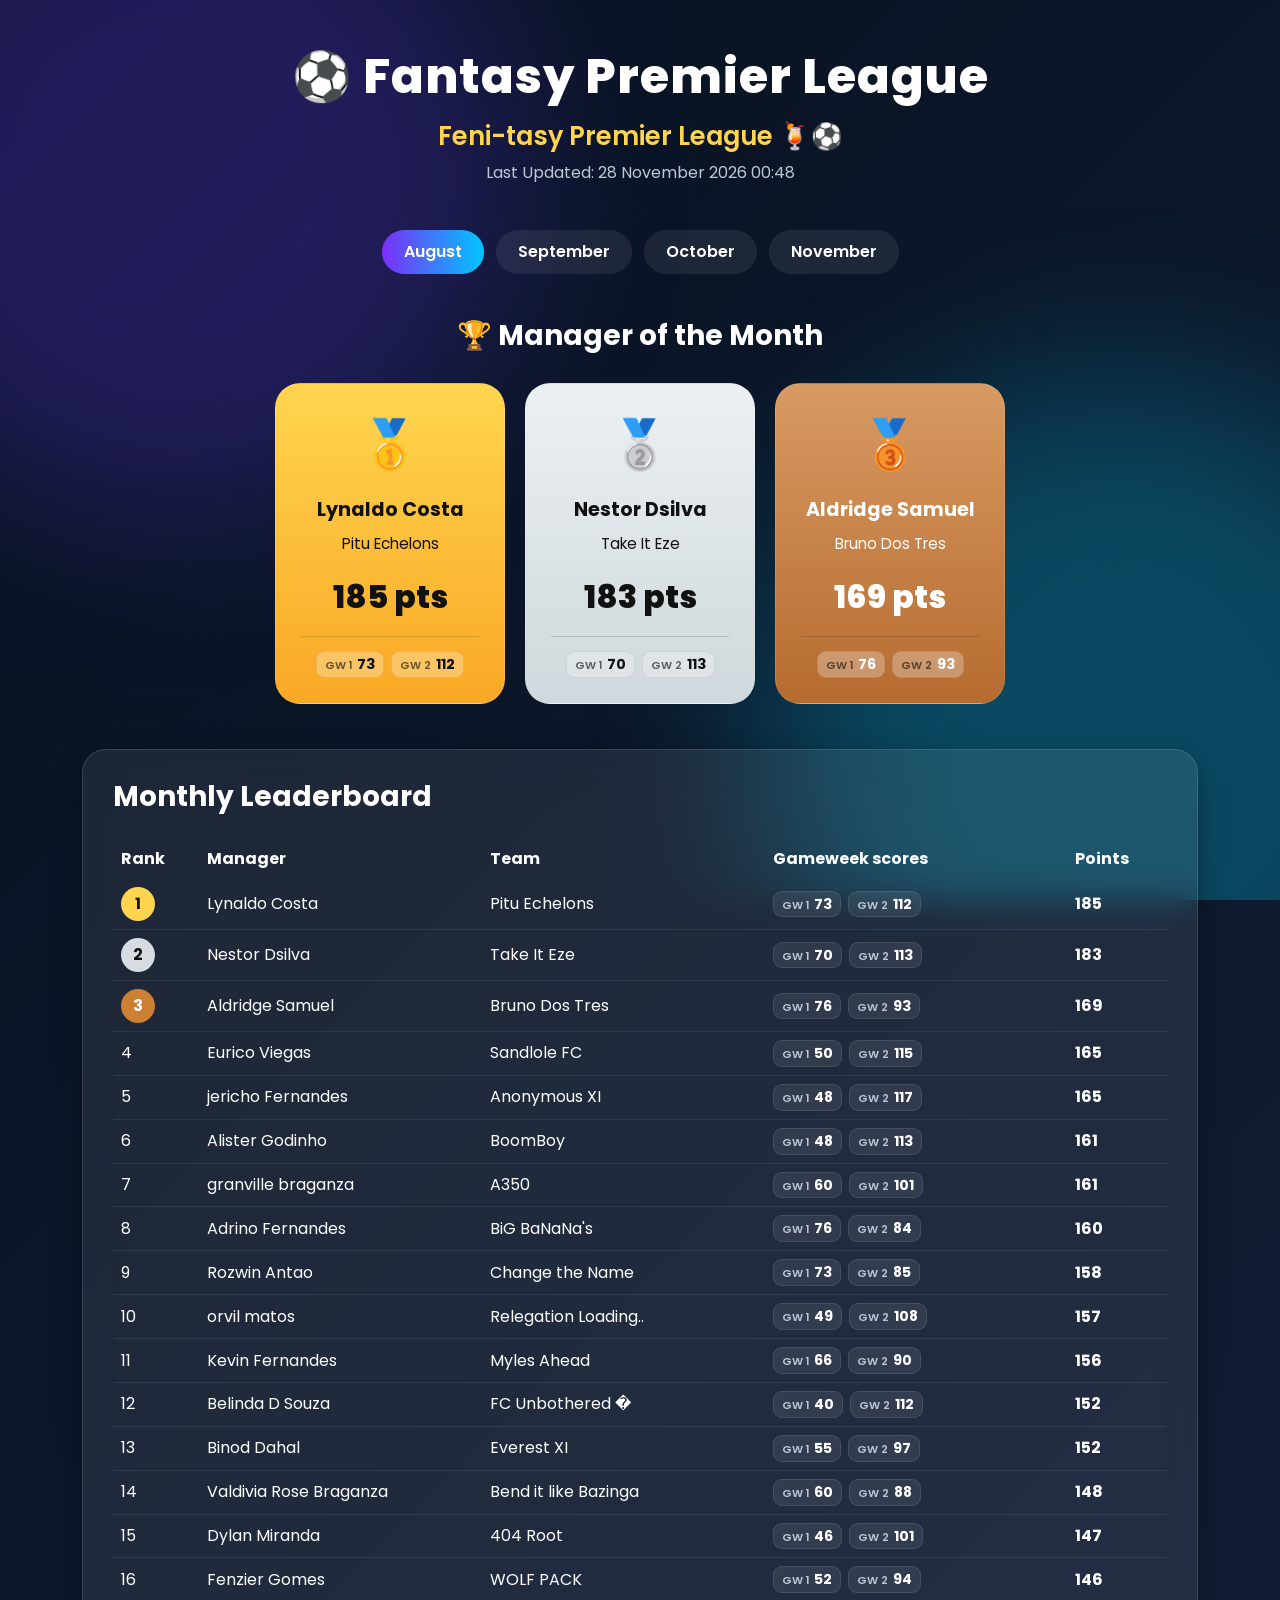
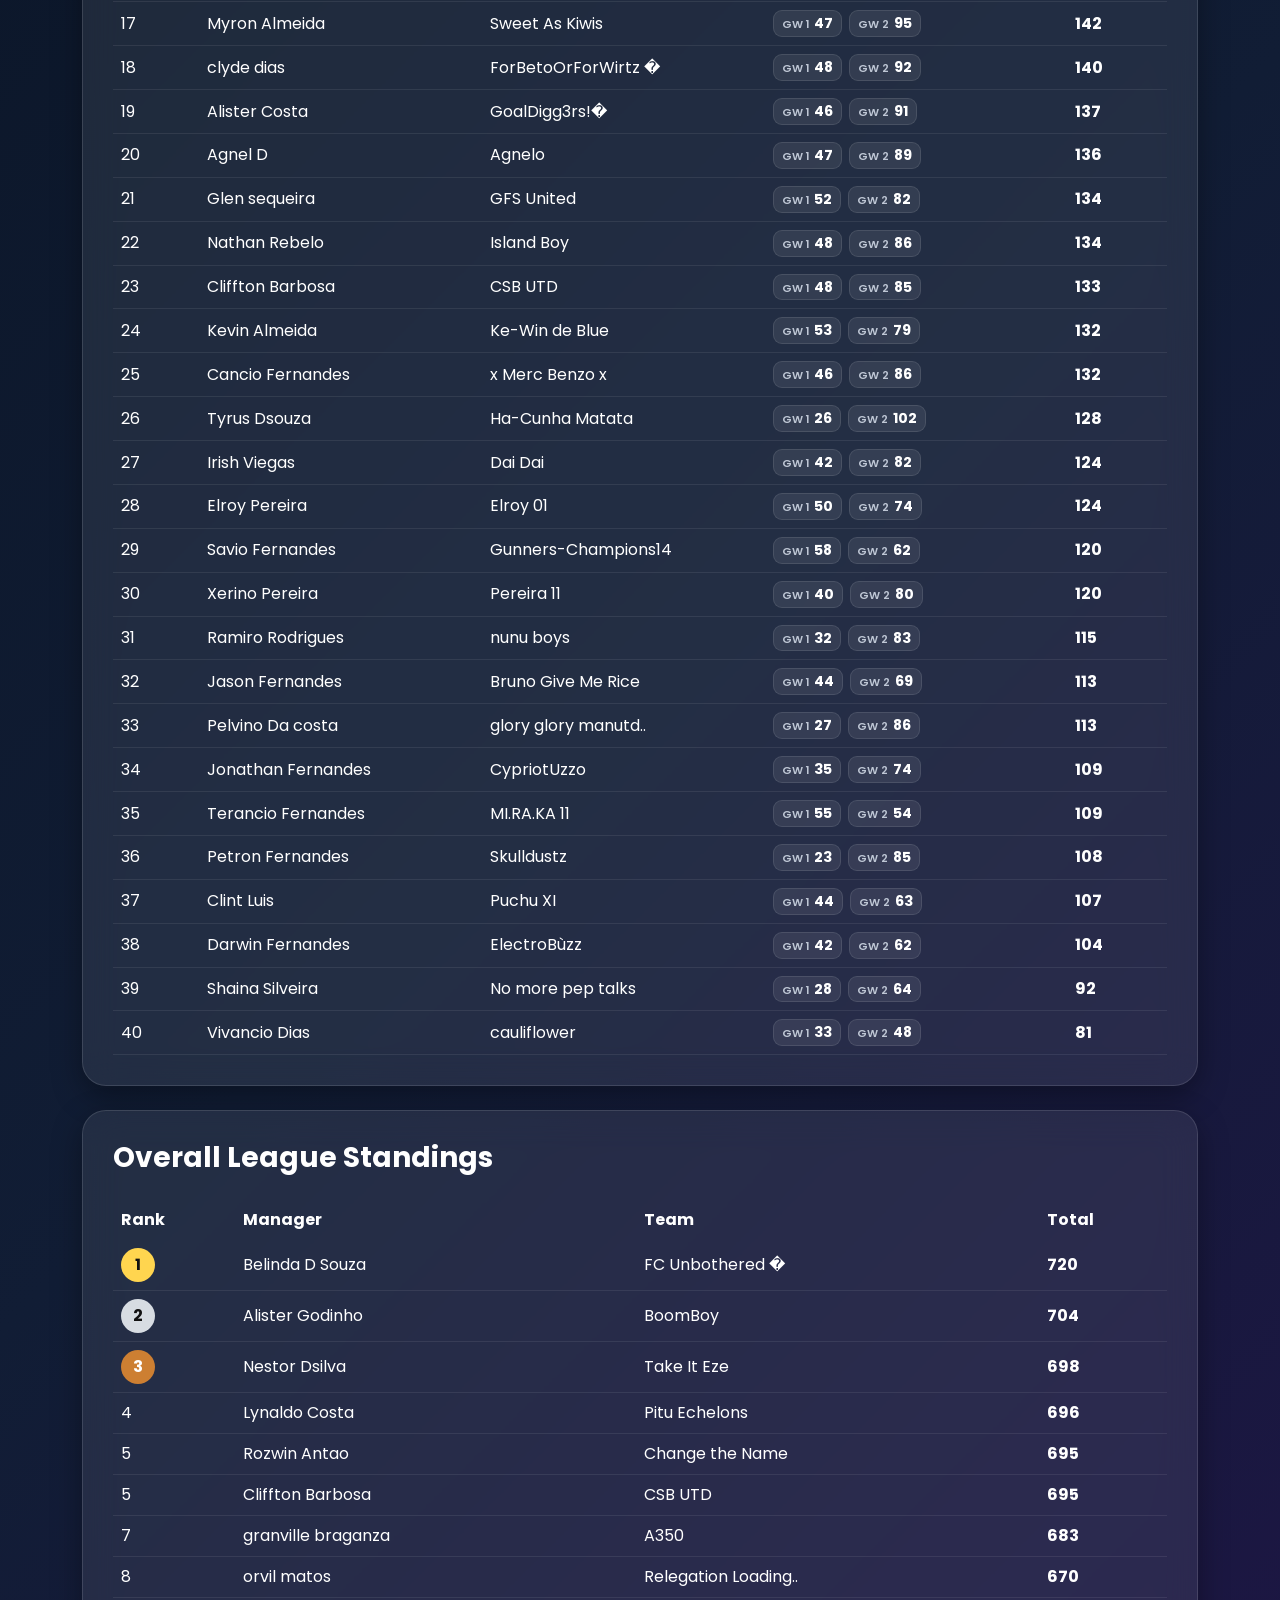
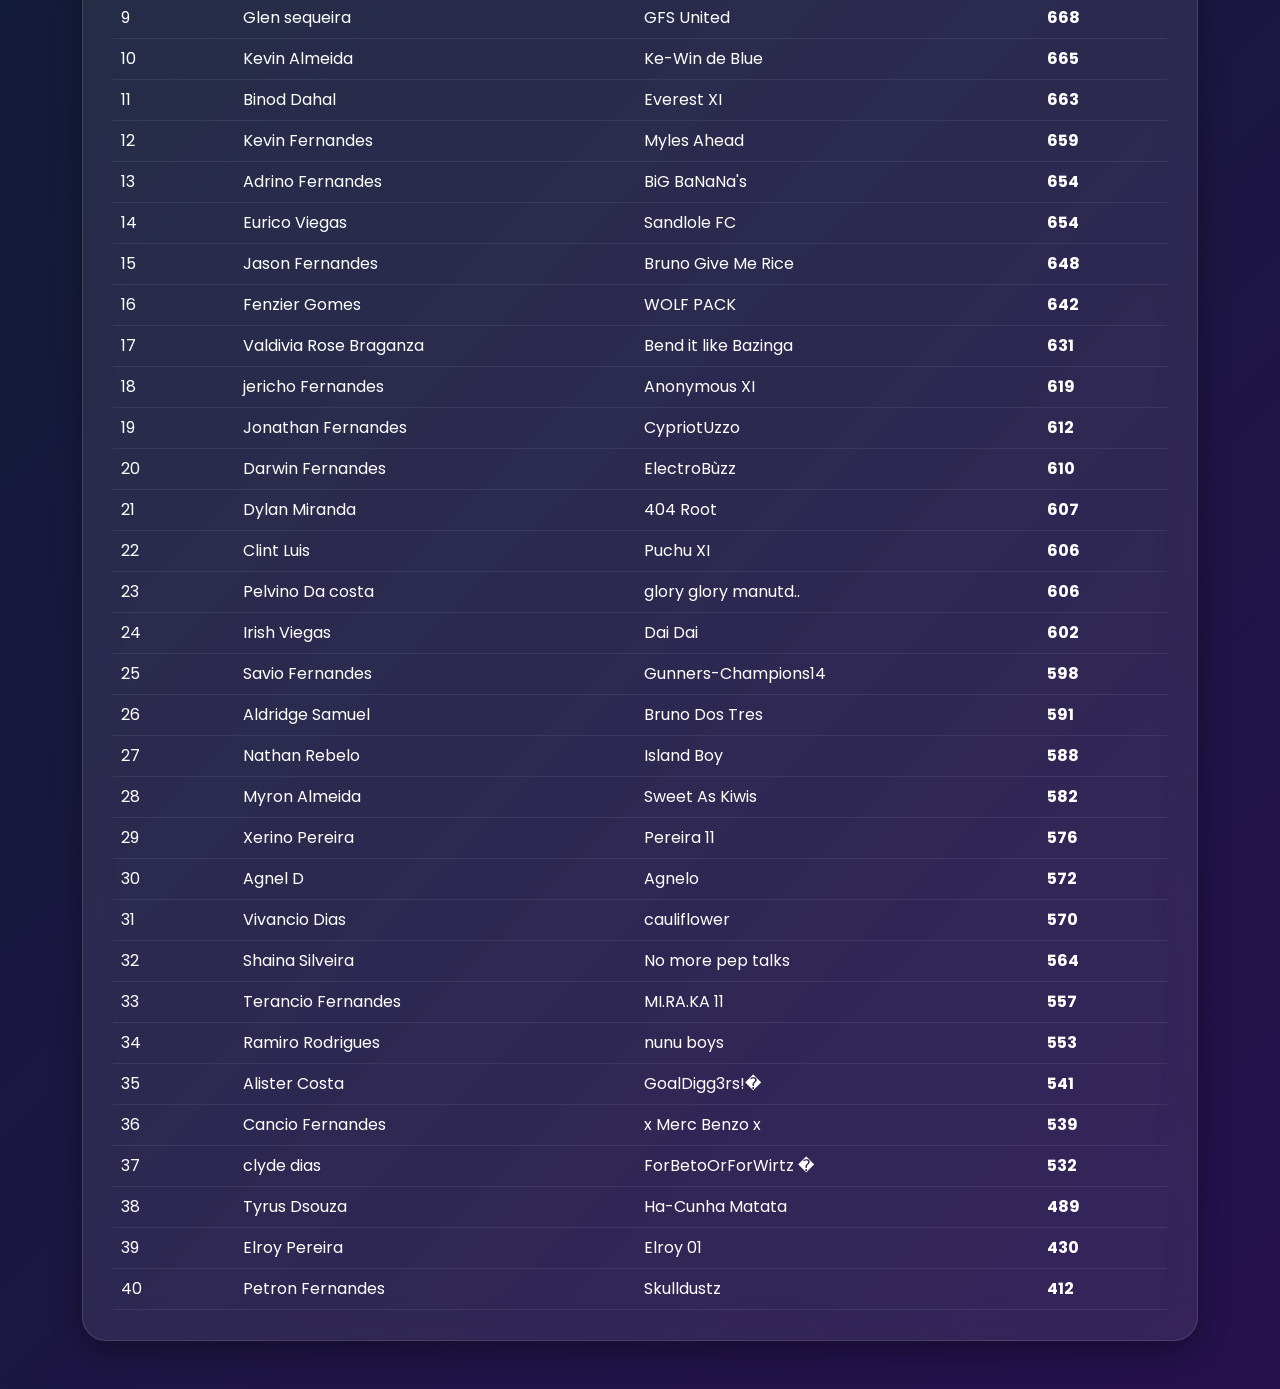
<file: index.html>
<!DOCTYPE html>
<html lang="en">
<head>

<meta charset="UTF-8">
<meta name="viewport" content="width=device-width, initial-scale=1.0">

<title>FPL Monthly Dashboard</title>

<link href="https://fonts.googleapis.com/css2?family=Poppins:wght@300;400;500;600;700&display=swap" rel="stylesheet">

<link href="https://cdn.jsdelivr.net/npm/bootstrap@5.3.3/dist/css/bootstrap.min.css" rel="stylesheet">

<link rel="stylesheet" href="style.css">

</head>

<body>

<div class="background"></div>

<div class="container py-5">

    <div class="hero">

        <h1>⚽ Fantasy Premier League</h1>

        <h2 id="league-name">Loading...</h2>

        <p id="updated"></p>

    </div>

    <div id="month-buttons" class="month-buttons"></div>

    <div class="podium-section">

        <h3>🏆 Manager of the Month</h3>

        <div class="podium">
  
            <div class="podium-card first" id="first-place"></div>
               
            <div class="podium-card second" id="second-place"></div>

            <div class="podium-card third" id="third-place"></div>

        </div>

    </div>

    <div class="glass-card">

        <h3>Monthly Leaderboard</h3>

        <div class="table-responsive">

            <table class="table table-dark table-hover align-middle">

                <thead>

                <tr>

                    <th>Rank</th>

                    <th>Manager</th>

                    <th>Team</th>

                    <th class="gameweek-heading">Gameweek scores</th>

                    <th>Points</th>

                </tr>

                </thead>

                <tbody id="monthly-table">

                </tbody>

            </table>

        </div>

    </div>

    <br>

    <div class="glass-card">

        <h3>Overall League Standings</h3>

        <div class="table-responsive">

            <table class="table table-dark table-hover align-middle">

                <thead>

                <tr>

                    <th>Rank</th>

                    <th>Manager</th>

                    <th>Team</th>

                    <th>Total</th>

                </tr>

                </thead>

                <tbody id="overall-table">

                </tbody>

            </table>

        </div>

    </div>

</div>

<script src="script.js"></script>

</body>
</html>
</file>
<file: style.css>
/* ==========================================
   Fantasy Premier League Monthly Dashboard
   Author: ChatGPT
========================================== */

@import url('https://fonts.googleapis.com/css2?family=Poppins:wght@300;400;500;600;700;800&display=swap');

:root{
    --bg:#07111f;
    --card:rgba(255,255,255,.08);
    --border:rgba(255,255,255,.12);
    --primary:#7b2ff7;
    --secondary:#00c6ff;
    --gold:#ffd54f;
    --silver:#d7dce2;
    --bronze:#cd7f32;
    --text:#ffffff;
    --muted:#bfc7d5;
}

*{
    margin:0;
    padding:0;
    box-sizing:border-box;
}

body{

    font-family:'Poppins',sans-serif;

    background:linear-gradient(135deg,#07111f,#111d35,#25114e);

    color:var(--text);

    min-height:100vh;

    overflow-x:hidden;

}

/* ===============================
Animated Background
================================ */

.background{

    position:fixed;

    inset:0;

    z-index:-2;

    overflow:hidden;

}

.background::before,
.background::after{

    content:"";

    position:absolute;

    width:700px;

    height:700px;

    border-radius:50%;

    filter:blur(90px);

    opacity:.25;

    animation:float 18s infinite alternate;

}

.background::before{

    background:#6c3cff;

    top:-180px;

    left:-180px;

}

.background::after{

    background:#00d9ff;

    bottom:-180px;

    right:-180px;

    animation-delay:4s;

}

@keyframes float{

    from{

        transform:translateY(0px) translateX(0px);

    }

    to{

        transform:translateY(80px) translateX(80px);

    }

}

/* ===============================
Hero
================================ */

.hero{

    text-align:center;

    margin-bottom:45px;

}

.hero h1{

    font-size:3rem;

    font-weight:800;

    letter-spacing:1px;

    margin-bottom:15px;

}

.hero h2{

    font-size:1.6rem;

    font-weight:600;

    color:var(--gold);

}

.hero p{

    color:var(--muted);

    margin-top:10px;

}

/* ===============================
Glass Card
================================ */

.glass-card{

    background:var(--card);

    backdrop-filter:blur(18px);

    border:1px solid var(--border);

    border-radius:24px;

    padding:30px;

    box-shadow:

            0 10px 30px rgba(0,0,0,.35);

    transition:.35s;

}

.glass-card:hover{

    transform:translateY(-5px);

    box-shadow:

            0 20px 40px rgba(0,0,0,.45);

}

.glass-card h3{

    margin-bottom:25px;

    font-weight:700;

}

/* ===============================
Month Buttons
================================ */

.month-buttons{

    display:flex;

    justify-content:center;

    flex-wrap:wrap;

    gap:12px;

    margin-bottom:45px;

}

.month-buttons button{

    border:none;

    border-radius:40px;

    padding:10px 22px;

    background:rgba(255,255,255,.08);

    color:white;

    transition:.3s;

    font-weight:600;

}

.month-buttons button:hover{

    background:linear-gradient(90deg,var(--primary),var(--secondary));

    transform:translateY(-2px);

}

.month-buttons button.active{

    background:linear-gradient(90deg,var(--primary),var(--secondary));

}

/* ===============================
Podium
================================ */

.podium-section{

    margin-bottom:45px;

}

.podium-section h3{

    text-align:center;

    margin-bottom:30px;

    font-weight:700;

}

.podium{

    display:flex;

    justify-content:center;

    align-items:flex-end;

    gap:20px;

    flex-wrap:wrap;

}

.podium-card{

    width:230px;

    border-radius:25px;

    text-align:center;

    padding:25px;

    backdrop-filter:blur(18px);

    border:1px solid rgba(255,255,255,.12);

    transition:.35s;

    display:flex;

    flex-direction:column;

}

.podium-card:hover{

    transform:translateY(-8px) scale(1.02);

}

.first{

    min-height:280px;

    background:linear-gradient(180deg,#ffd54f,#f9a825);

    color:#111;

}

.second{

    min-height:230px;

    background:linear-gradient(180deg,#ecf0f3,#cfd8dc);

    color:#111;

}

.third{

    min-height:200px;

    background:linear-gradient(180deg,#d89a63,#b66b2f);

}

/* ===============================
Podium Text
================================ */

.podium-rank{

    font-size:3rem;

    font-weight:800;

}

.podium-name{

    margin-top:15px;

    font-size:1.2rem;

    font-weight:700;

}

.podium-team{

    margin-top:8px;

    font-size:.95rem;

}

.podium-points{

    margin-top:18px;

    font-size:2rem;

    font-weight:800;

}

/* ===============================
Gameweek scores
================================ */

.gameweek-scores{

    display:flex;

    flex-wrap:wrap;

    gap:7px;

}

.gameweek-score{

    display:inline-flex;

    align-items:baseline;

    gap:5px;

    padding:5px 8px;

    border-radius:9px;

    background:rgba(255,255,255,.08);

    border:1px solid rgba(255,255,255,.1);

    white-space:nowrap;

    font-size:.78rem;

    line-height:1;

}

.gameweek-label{

    color:var(--muted);

    font-size:.68rem;

    font-weight:600;

    text-transform:uppercase;

}

.gameweek-score strong{

    font-size:.88rem;

}

.podium .gameweek-scores{

    justify-content:center;

    margin-top:15px;

    padding-top:14px;

    border-top:1px solid rgba(17,17,17,.16);

}

.podium .gameweek-score{

    background:rgba(255,255,255,.28);

    border-color:rgba(17,17,17,.08);

}

.podium .gameweek-label{

    color:rgba(17,17,17,.64);

}

.gameweek-cell{

    min-width:210px;

}

.gameweek-empty{

    display:inline-block;

    color:var(--muted);

    font-size:.78rem;

    font-style:italic;

}

/* ===============================
Tables
================================ */

.table{

    margin-bottom:0;

}

.table thead{

    position:sticky;

    top:0;

    z-index:10;

}

.table-dark{

    --bs-table-bg:transparent;

}

.table th{

    border:none;

    font-weight:700;

    color:white;

}

.table td{

    border-color:rgba(255,255,255,.08);

}

.table .gameweek-scores{

    max-width:320px;

}

.table tbody tr{

    transition:.25s;

}

.table tbody tr:hover{

    background:rgba(255,255,255,.08);

}

/* ===============================
Rank Badges
================================ */

.rank{

    display:inline-flex;

    width:34px;

    height:34px;

    justify-content:center;

    align-items:center;

    border-radius:50%;

    font-weight:700;

}

.rank.gold{

    background:var(--gold);

    color:#111;

}

.rank.silver{

    background:var(--silver);

    color:#111;

}

.rank.bronze{

    background:var(--bronze);

}

/* ===============================
Scrollbar
================================ */

::-webkit-scrollbar{

    width:10px;

}

::-webkit-scrollbar-thumb{

    background:linear-gradient(var(--primary),var(--secondary));

    border-radius:10px;

}

/* ===============================
Loading
================================ */

.loading{

    text-align:center;

    padding:50px;

    font-size:1.3rem;

}

/* ===============================
Responsive
================================ */

@media(max-width:992px){

    .hero h1{

        font-size:2.4rem;

    }

    .podium{

        flex-direction:column;

        align-items:center;

    }

    .first,
    .second,
    .third{

        min-height:auto;

        width:100%;

        max-width:400px;

    }

}

@media(max-width:768px){

    .glass-card{

        padding:18px;

    }

    .hero h1{

        font-size:2rem;

    }

    .hero h2{

        font-size:1.2rem;

    }

    .month-buttons{

        gap:8px;

    }

    .month-buttons button{

        padding:8px 16px;

        font-size:.9rem;

    }

}

@media(max-width:576px){

    .container{

        padding:18px;

    }

    .table{

        font-size:.9rem;

    }

    .podium-card{

        padding:20px;

    }

    .podium-name{

        font-size:1rem;

    }

    .podium-points{

        font-size:1.5rem;

    }

    .gameweek-cell{

        min-width:190px;

    }

}
</file>
